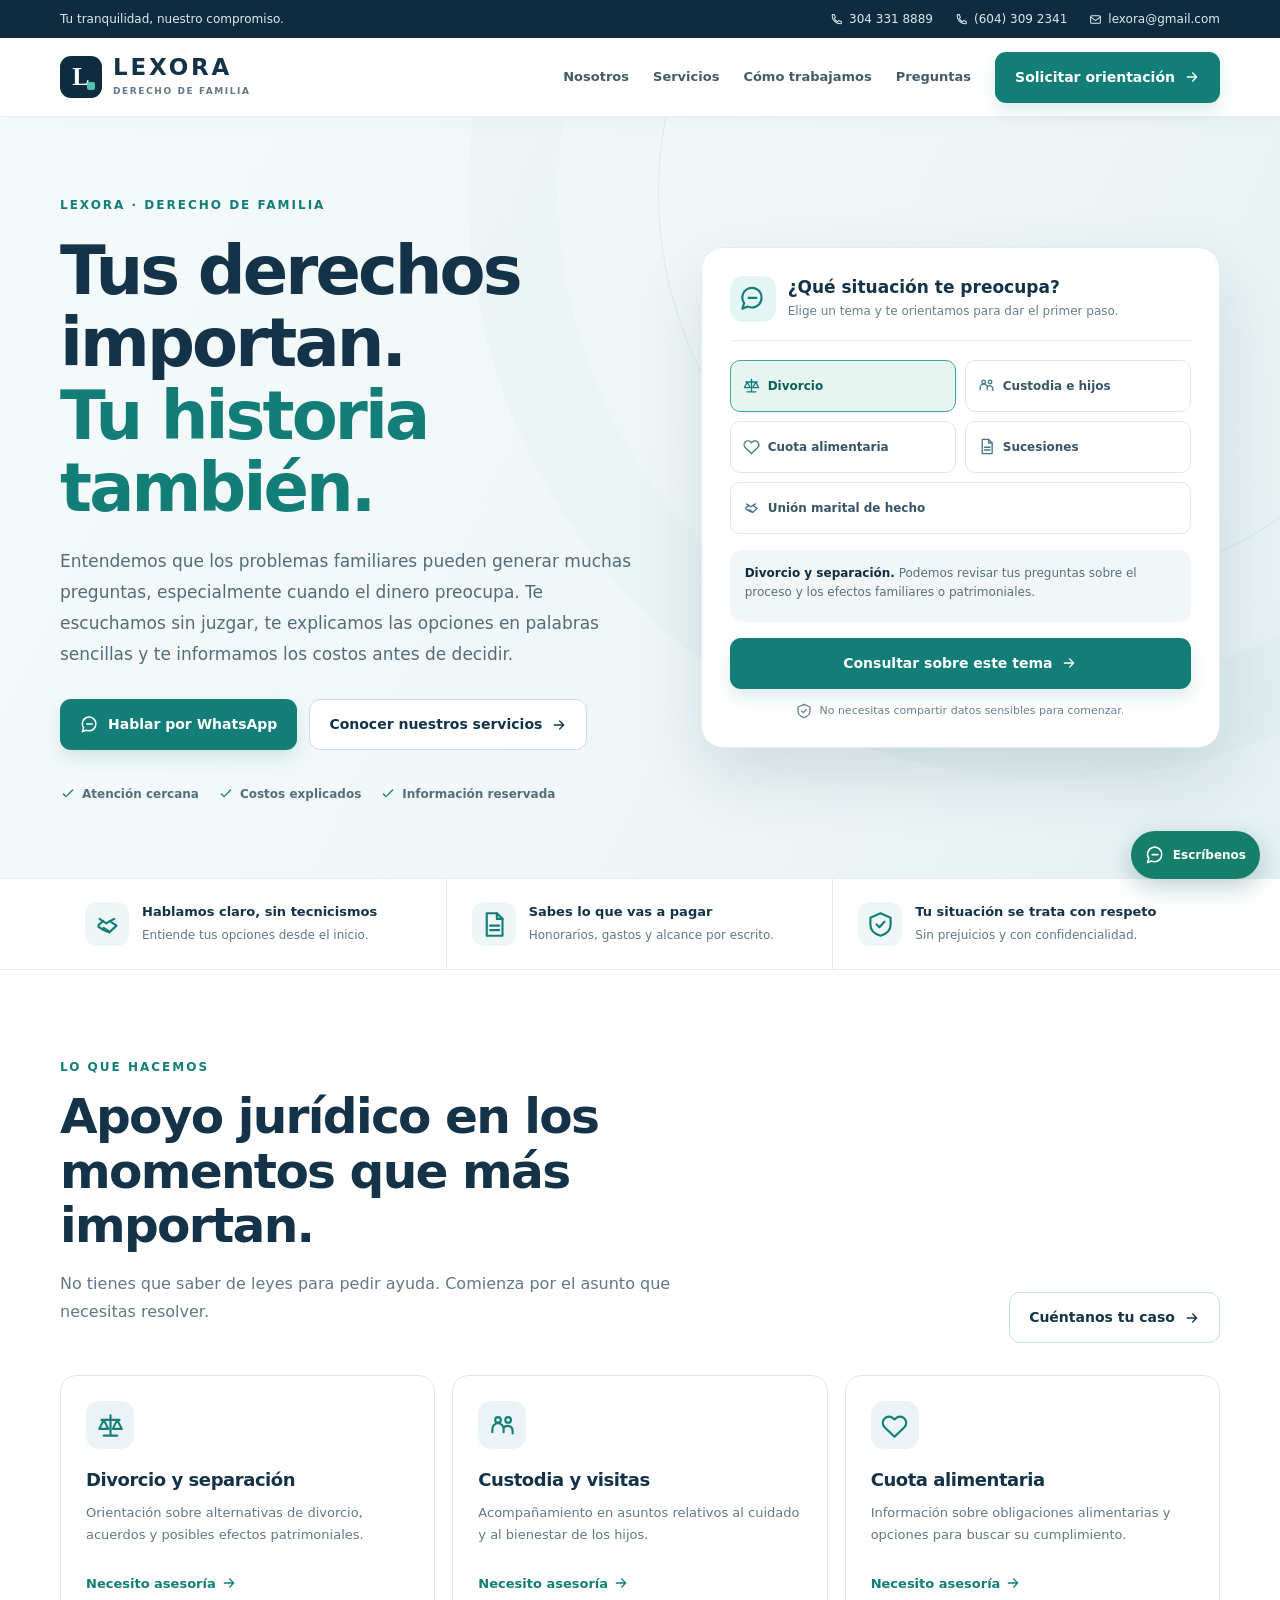
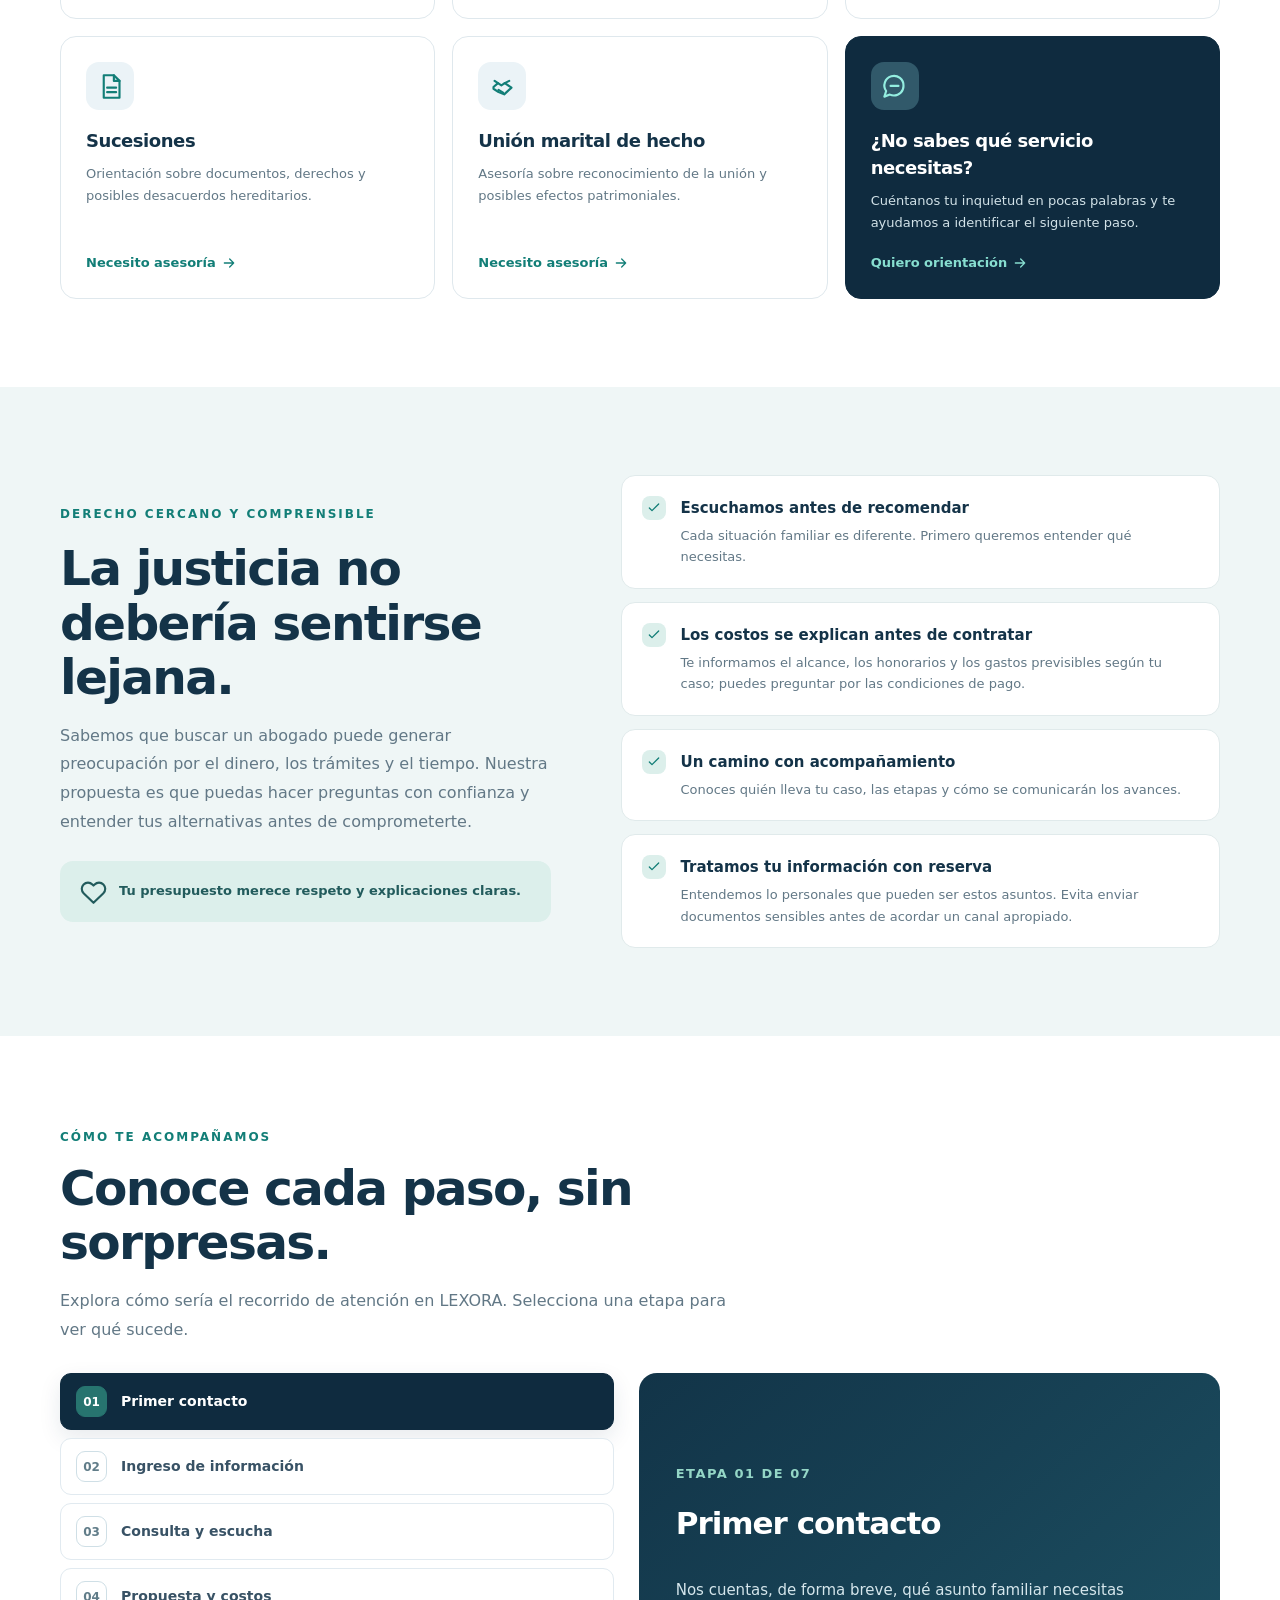
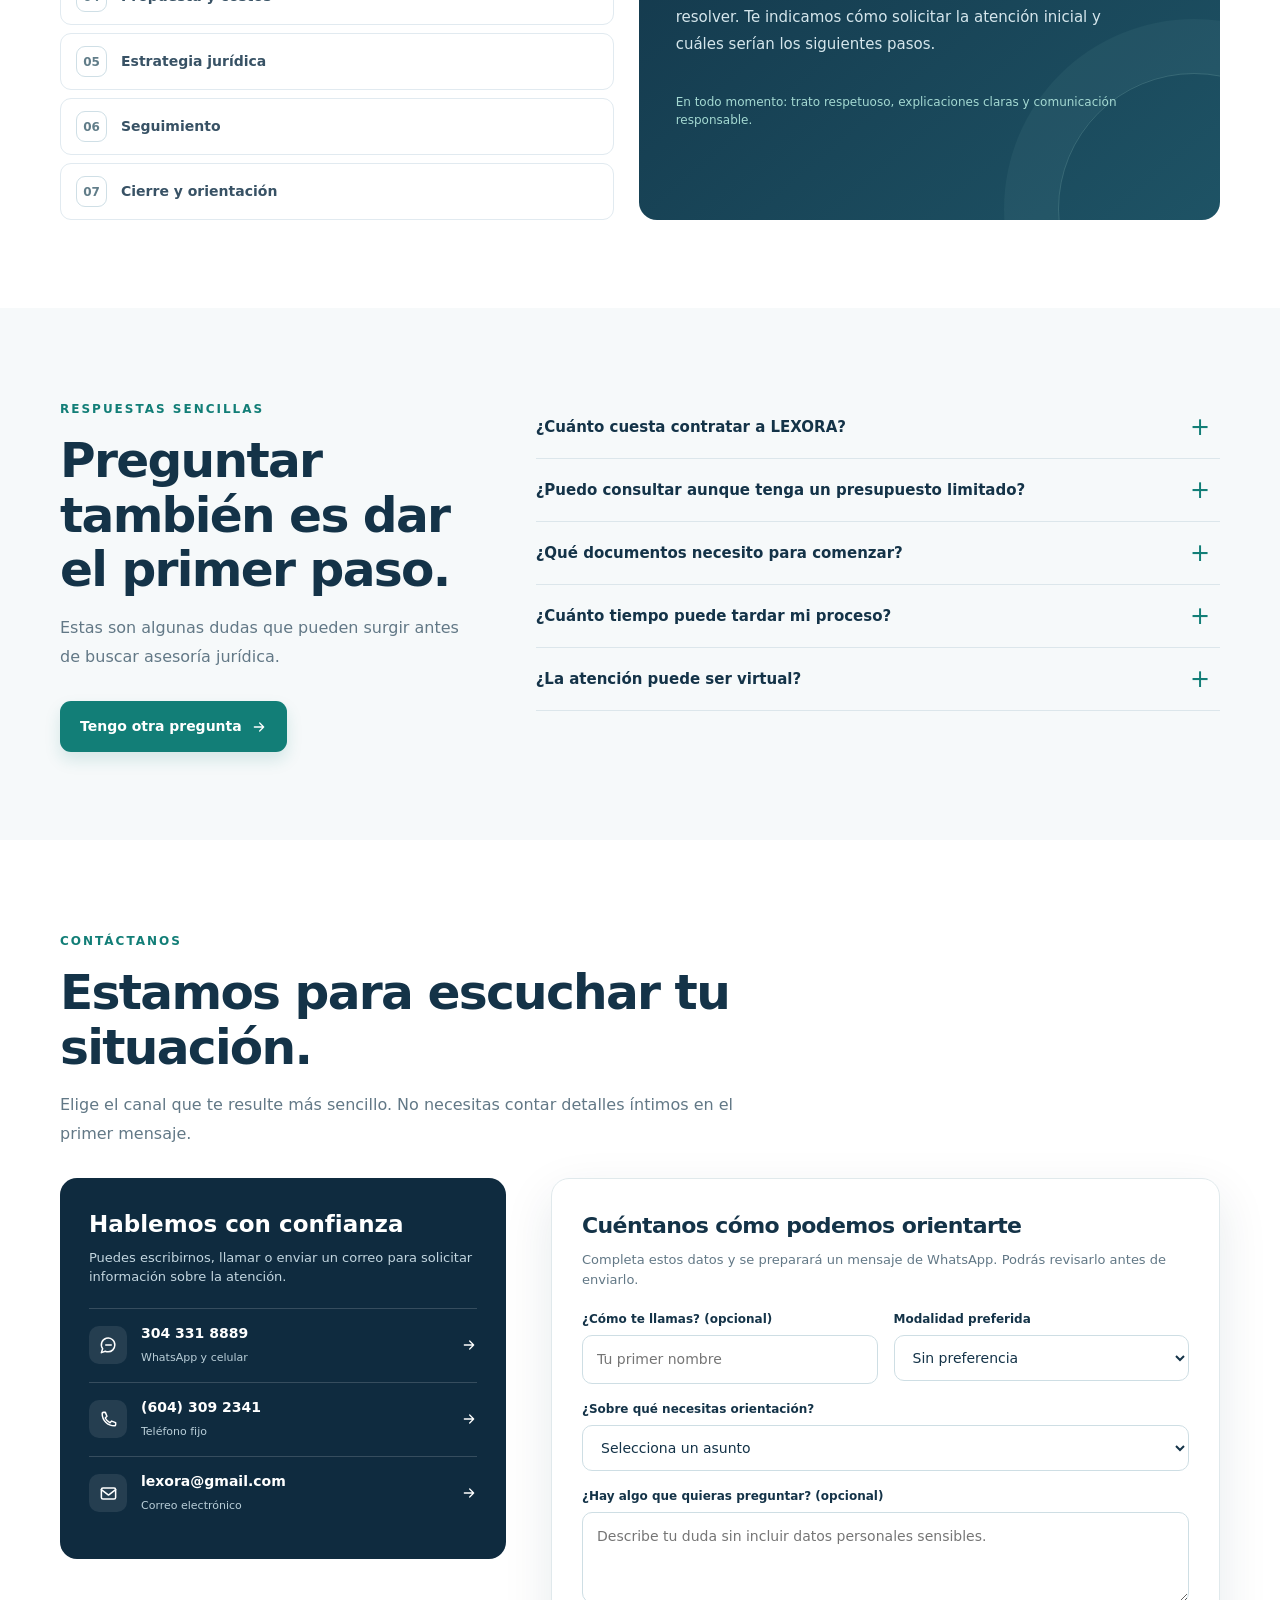
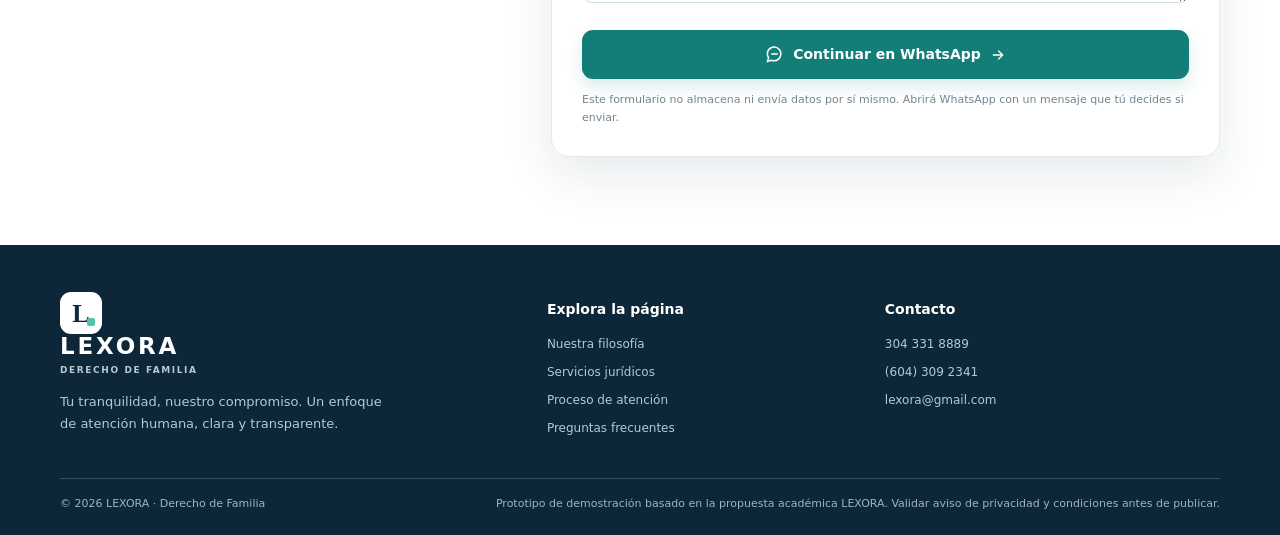
<file: index.html>
<!doctype html>
<html lang="es">
<head>
<meta charset="utf-8">
<meta name="viewport" content="width=device-width,initial-scale=1">
<meta name="theme-color" content="#12334b">
<meta name="description" content="LEXORA | Derecho de Familia. Asesoría jurídica humana, clara y transparente en divorcio, custodia, alimentos, sucesiones y unión marital de hecho.">
<title>LEXORA | Tu tranquilidad, nuestro compromiso</title>
<link rel="stylesheet" href="styles.css">
</head>
<body>
<svg aria-hidden="true" style="display:none" xmlns="http://www.w3.org/2000/svg"><symbol id="i-chat" viewBox="0 0 24 24"><path d="M20 11.5a8.5 8.5 0 0 1-8.5 8.5 9 9 0 0 1-3.6-.8L3 21l1.6-5A8.5 8.5 0 1 1 20 11.5Z"/><path d="M8.5 11.5h7"/></symbol><symbol id="i-arrow" viewBox="0 0 24 24"><path d="M5 12h14m-6-6 6 6-6 6"/></symbol><symbol id="i-phone" viewBox="0 0 24 24"><path d="M8 3H5.5C4.7 3 4 3.7 4 4.5c0 8.6 6.9 15.5 15.5 15.5.8 0 1.5-.7 1.5-1.5V16l-5-2-2.1 2.1a13 13 0 0 1-6-6L10 8Z"/></symbol><symbol id="i-mail" viewBox="0 0 24 24"><rect x="3" y="5" width="18" height="14" rx="2"/><path d="m3 7 9 7 9-7"/></symbol><symbol id="i-check" viewBox="0 0 24 24"><path d="m5 12 4 4L19 6"/></symbol><symbol id="i-shield" viewBox="0 0 24 24"><path d="m12 2 9 4v6c0 5-4 8.5-9 10-5-1.5-9-5-9-10V6Z"/><path d="m8.5 12 2.5 2.5 4.5-5"/></symbol><symbol id="i-hand" viewBox="0 0 24 24"><path d="M4 12.5 8 9l3 2 3-2 6 4-6.5 6-5-2L4 14Z"/><path d="M8 9 5 7m9 2 4-2M8.5 15l4 2.5"/></symbol><symbol id="i-heart" viewBox="0 0 24 24"><path d="M20.8 5.7a5.5 5.5 0 0 0-7.8 0l-1 1-1-1a5.5 5.5 0 0 0-7.8 7.8L12 22l8.8-8.5a5.5 5.5 0 0 0 0-7.8Z"/></symbol><symbol id="i-family" viewBox="0 0 24 24"><circle cx="8" cy="7" r="2.5"/><circle cx="17" cy="7" r="2.5"/><path d="M3 18v-3a5 5 0 0 1 10 0v3M13 14a4.5 4.5 0 0 1 8 2.5V19"/></symbol><symbol id="i-scale" viewBox="0 0 24 24"><path d="M12 3v18m-6 0h12M4 7h16M6 7l-4 8h8L6 7Zm12 0-4 8h8l-4-8Z"/></symbol><symbol id="i-doc" viewBox="0 0 24 24"><path d="M6 2h9l5 5v15H6Z"/><path d="M15 2v5h5M9 13h8M9 17h8"/></symbol><symbol id="i-spark" viewBox="0 0 24 24"><path d="m12 2 2.5 7.5L22 12l-7.5 2.5L12 22l-2.5-7.5L2 12l7.5-2.5Z"/></symbol><symbol id="i-clock" viewBox="0 0 24 24"><circle cx="12" cy="12" r="9"/><path d="M12 7v5l4 2"/></symbol><symbol id="i-menu" viewBox="0 0 24 24"><path d="M4 7h16M4 12h16M4 17h16"/></symbol></svg>
<div class="topbar"><div class="container"><span>Tu tranquilidad, nuestro compromiso.</span><div class="mini"><a href="tel:+573043318889"><svg class="ic"><use href="#i-phone"/></svg> 304 331 8889</a><a href="tel:+576043092341"><svg class="ic"><use href="#i-phone"/></svg> (604) 309 2341</a><a class="emailtop" href="mailto:lexora@gmail.com"><svg class="ic"><use href="#i-mail"/></svg> lexora@gmail.com</a></div></div></div>
<header class="header"><div class="container"><a href="#inicio" class="brand" aria-label="LEXORA, ir al inicio"><span class="brand-mark">L</span><span><b>LEXORA</b><small>Derecho de familia</small></span></a><nav id="navlinks" class="navlinks" aria-label="Navegación principal"><a href="#nosotros">Nosotros</a><a href="#servicios">Servicios</a><a href="#proceso">Cómo trabajamos</a><a href="#preguntas">Preguntas</a><a href="#contacto" class="btn btn-primary">Solicitar orientación <svg class="ic sm"><use href="#i-arrow"/></svg></a></nav><button id="menu-button" class="menu-button" aria-label="Abrir menú" aria-expanded="false" aria-controls="navlinks"><svg class="ic big"><use href="#i-menu"/></svg></button></div></header>
<main>
<section id="inicio" class="hero"><div class="container hero-grid"><div><span class="eyebrow">LEXORA · DERECHO DE FAMILIA</span><h1>Tus derechos importan.<br><span>Tu historia también.</span></h1><p class="hero-lead">Entendemos que los problemas familiares pueden generar muchas preguntas, especialmente cuando el dinero preocupa. Te escuchamos sin juzgar, te explicamos las opciones en palabras sencillas y te informamos los costos antes de decidir.</p><div class="hero-actions"><a class="btn btn-primary" href="https://wa.me/573043318889?text=Hola%2C%20LEXORA.%20Quisiera%20solicitar%20orientaci%C3%B3n%20sobre%20un%20asunto%20de%20familia." target="_blank" rel="noopener"><svg class="ic"><use href="#i-chat"/></svg> Hablar por WhatsApp</a><a href="#servicios" class="btn btn-secondary">Conocer nuestros servicios <svg class="ic sm"><use href="#i-arrow"/></svg></a></div><div class="hero-trust"><span><svg class="ic"><use href="#i-check"/></svg> Atención cercana</span><span><svg class="ic"><use href="#i-check"/></svg> Costos explicados</span><span><svg class="ic"><use href="#i-check"/></svg> Información reservada</span></div></div><div class="hero-card"><div class="card-top"><div class="circle"><svg class="ic big"><use href="#i-chat"/></svg></div><div><strong>¿Qué situación te preocupa?</strong><small>Elige un tema y te orientamos para dar el primer paso.</small></div></div><div class="issue-list" role="group" aria-label="Elige el asunto de tu consulta"><button class="issue" data-issue="divorcio" aria-pressed="true"><svg class="ic"><use href="#i-scale"/></svg> Divorcio</button><button class="issue" data-issue="custodia" aria-pressed="false"><svg class="ic"><use href="#i-family"/></svg> Custodia e hijos</button><button class="issue" data-issue="alimentos" aria-pressed="false"><svg class="ic"><use href="#i-heart"/></svg> Cuota alimentaria</button><button class="issue" data-issue="sucesion" aria-pressed="false"><svg class="ic"><use href="#i-doc"/></svg> Sucesiones</button><button class="issue" data-issue="union" aria-pressed="false"><svg class="ic"><use href="#i-hand"/></svg> Unión marital de hecho</button></div><div id="issue-note" class="issue-note" aria-live="polite"><b>Divorcio y separación.</b> Podemos revisar tus preguntas sobre el proceso y los efectos familiares o patrimoniales.</div><a id="issue-cta" class="btn btn-primary" target="_blank" rel="noopener" href="https://wa.me/573043318889?text=Hola%2C%20LEXORA.%20Necesito%20orientaci%C3%B3n%20sobre%20divorcio%20y%20separaci%C3%B3n.">Consultar sobre este tema <svg class="ic sm"><use href="#i-arrow"/></svg></a><div class="hero-foot"><svg class="ic sm"><use href="#i-shield"/></svg> No necesitas compartir datos sensibles para comenzar.</div></div></div></section>
<div class="reassurance"><div class="container reassurance-grid"><div class="reassure"><div class="circle"><svg class="ic big"><use href="#i-hand"/></svg></div><div><strong>Hablamos claro, sin tecnicismos</strong><span>Entiende tus opciones desde el inicio.</span></div></div><div class="reassure"><div class="circle"><svg class="ic big"><use href="#i-doc"/></svg></div><div><strong>Sabes lo que vas a pagar</strong><span>Honorarios, gastos y alcance por escrito.</span></div></div><div class="reassure"><div class="circle"><svg class="ic big"><use href="#i-shield"/></svg></div><div><strong>Tu situación se trata con respeto</strong><span>Sin prejuicios y con confidencialidad.</span></div></div></div></div>
<section class="section services" id="servicios"><div class="container"><div class="services-head"><div class="sect-head"><div class="eyebrow">LO QUE HACEMOS</div><h2>Apoyo jurídico en los momentos que más importan.</h2><p class="lead">No tienes que saber de leyes para pedir ayuda. Comienza por el asunto que necesitas resolver.</p></div><a href="#contacto" class="btn btn-secondary">Cuéntanos tu caso <svg class="ic sm"><use href="#i-arrow"/></svg></a></div><div class="services-grid"><article class="service-card"><div class="service-icon"><svg class="ic big"><use href="#i-scale"/></svg></div><h3>Divorcio y separación</h3><p>Orientación sobre alternativas de divorcio, acuerdos y posibles efectos patrimoniales.</p><a data-service="divorcio" href="#contacto">Necesito asesoría <svg class="ic sm"><use href="#i-arrow"/></svg></a></article><article class="service-card"><div class="service-icon"><svg class="ic big"><use href="#i-family"/></svg></div><h3>Custodia y visitas</h3><p>Acompañamiento en asuntos relativos al cuidado y al bienestar de los hijos.</p><a data-service="custodia" href="#contacto">Necesito asesoría <svg class="ic sm"><use href="#i-arrow"/></svg></a></article><article class="service-card"><div class="service-icon"><svg class="ic big"><use href="#i-heart"/></svg></div><h3>Cuota alimentaria</h3><p>Información sobre obligaciones alimentarias y opciones para buscar su cumplimiento.</p><a data-service="alimentos" href="#contacto">Necesito asesoría <svg class="ic sm"><use href="#i-arrow"/></svg></a></article><article class="service-card"><div class="service-icon"><svg class="ic big"><use href="#i-doc"/></svg></div><h3>Sucesiones</h3><p>Orientación sobre documentos, derechos y posibles desacuerdos hereditarios.</p><a data-service="sucesion" href="#contacto">Necesito asesoría <svg class="ic sm"><use href="#i-arrow"/></svg></a></article><article class="service-card"><div class="service-icon"><svg class="ic big"><use href="#i-hand"/></svg></div><h3>Unión marital de hecho</h3><p>Asesoría sobre reconocimiento de la unión y posibles efectos patrimoniales.</p><a data-service="union" href="#contacto">Necesito asesoría <svg class="ic sm"><use href="#i-arrow"/></svg></a></article><article class="service-card accent"><div class="service-icon" style="background:#31596a;color:#94eee0"><svg class="ic big"><use href="#i-chat"/></svg></div><h3>¿No sabes qué servicio necesitas?</h3><p>Cuéntanos tu inquietud en pocas palabras y te ayudamos a identificar el siguiente paso.</p><a data-service="otro" href="#contacto">Quiero orientación <svg class="ic sm"><use href="#i-arrow"/></svg></a></article></div></div></section>
<section id="nosotros" class="section value"><div class="container value-grid"><div><span class="eyebrow">DERECHO CERCANO Y COMPRENSIBLE</span><h2>La justicia no debería sentirse lejana.</h2><p class="lead">Sabemos que buscar un abogado puede generar preocupación por el dinero, los trámites y el tiempo. Nuestra propuesta es que puedas hacer preguntas con confianza y entender tus alternativas antes de comprometerte.</p><div class="mini-banner"><svg class="ic big"><use href="#i-heart"/></svg> Tu presupuesto merece respeto y explicaciones claras.</div></div><div class="value-list"><div class="value-item"><span class="tick"><svg class="ic sm"><use href="#i-check"/></svg></span><div><strong>Escuchamos antes de recomendar</strong><p>Cada situación familiar es diferente. Primero queremos entender qué necesitas.</p></div></div><div class="value-item"><span class="tick"><svg class="ic sm"><use href="#i-check"/></svg></span><div><strong>Los costos se explican antes de contratar</strong><p>Te informamos el alcance, los honorarios y los gastos previsibles según tu caso; puedes preguntar por las condiciones de pago.</p></div></div><div class="value-item"><span class="tick"><svg class="ic sm"><use href="#i-check"/></svg></span><div><strong>Un camino con acompañamiento</strong><p>Conoces quién lleva tu caso, las etapas y cómo se comunicarán los avances.</p></div></div><div class="value-item"><span class="tick"><svg class="ic sm"><use href="#i-check"/></svg></span><div><strong>Tratamos tu información con reserva</strong><p>Entendemos lo personales que pueden ser estos asuntos. Evita enviar documentos sensibles antes de acordar un canal apropiado.</p></div></div></div></div></section>
<section id="proceso" class="section steps"><div class="container"><div class="sect-head"><span class="eyebrow">CÓMO TE ACOMPAÑAMOS</span><h2>Conoce cada paso, sin sorpresas.</h2><p class="lead">Explora cómo sería el recorrido de atención en LEXORA. Selecciona una etapa para ver qué sucede.</p></div><div class="steps-wrap"><div class="steps-list" role="tablist" aria-label="Etapas del proceso"><button class="step-button" role="tab" id="tab-0" aria-controls="panel-step" aria-selected="true" data-step="0"><b>01</b> Primer contacto</button><button class="step-button" role="tab" id="tab-1" aria-controls="panel-step" aria-selected="false" data-step="1"><b>02</b> Ingreso de información</button><button class="step-button" role="tab" id="tab-2" aria-controls="panel-step" aria-selected="false" data-step="2"><b>03</b> Consulta y escucha</button><button class="step-button" role="tab" id="tab-3" aria-controls="panel-step" aria-selected="false" data-step="3"><b>04</b> Propuesta y costos</button><button class="step-button" role="tab" id="tab-4" aria-controls="panel-step" aria-selected="false" data-step="4"><b>05</b> Estrategia jurídica</button><button class="step-button" role="tab" id="tab-5" aria-controls="panel-step" aria-selected="false" data-step="5"><b>06</b> Seguimiento</button><button class="step-button" role="tab" id="tab-6" aria-controls="panel-step" aria-selected="false" data-step="6"><b>07</b> Cierre y orientación</button></div><div class="step-panel" id="panel-step" role="tabpanel" aria-labelledby="tab-0" aria-live="polite"><span id="step-number" class="number">ETAPA 01 DE 07</span><h3 id="step-heading">Primer contacto</h3><p id="step-description">Nos cuentas, de forma breve, qué asunto familiar necesitas resolver. Te indicamos cómo solicitar la atención inicial y cuáles serían los siguientes pasos.</p><small>En todo momento: trato respetuoso, explicaciones claras y comunicación responsable.</small></div></div></div></section>
<section id="preguntas" class="section faq"><div class="container faq-layout"><div><span class="eyebrow">RESPUESTAS SENCILLAS</span><h2>Preguntar también es dar el primer paso.</h2><p class="lead">Estas son algunas dudas que pueden surgir antes de buscar asesoría jurídica.</p><a href="#contacto" class="btn btn-primary" style="margin-top:14px">Tengo otra pregunta <svg class="ic sm"><use href="#i-arrow"/></svg></a></div><div><details class="faq-item"><summary>¿Cuánto cuesta contratar a LEXORA?</summary><p>Depende del tipo de asunto y del alcance del servicio. Primero se revisa la necesidad; luego se explica qué incluye la propuesta, los honorarios, los gastos previsibles y las condiciones de pago, antes de contratar. No se anuncian tarifas fijas ni asesoría gratuita en este prototipo.</p></details><details class="faq-item"><summary>¿Puedo consultar aunque tenga un presupuesto limitado?</summary><p>Sí puedes contactarnos para explicar tu necesidad y preguntar por las condiciones económicas. La posibilidad de contratar y los costos concretos se determinan después de revisar el caso; no se prometen descuentos o subsidios no establecidos.</p></details><details class="faq-item"><summary>¿Qué documentos necesito para comenzar?</summary><p>Al principio basta con explicar de forma general qué necesitas. Los documentos específicos se identifican según el asunto y se solicitan por un canal apropiado, procurando proteger tu información.</p></details><details class="faq-item"><summary>¿Cuánto tiempo puede tardar mi proceso?</summary><p>Depende de las circunstancias, los trámites y otros factores externos. Explicamos las etapas y los factores que pueden influir, sin prometer fechas o resultados que no podamos garantizar.</p></details><details class="faq-item"><summary>¿La atención puede ser virtual?</summary><p>La propuesta de LEXORA contempla atención presencial y digital. La modalidad y la disponibilidad concretas se confirman directamente al solicitar la cita.</p></details></div></div></section>
<section id="contacto" class="section contact"><div class="container"><div class="sect-head" style="margin-bottom:29px"><span class="eyebrow">CONTÁCTANOS</span><h2>Estamos para escuchar tu situación.</h2><p class="lead">Elige el canal que te resulte más sencillo. No necesitas contar detalles íntimos en el primer mensaje.</p></div><div class="contact-layout"><div class="contact-box"><h3>Hablemos con confianza</h3><p>Puedes escribirnos, llamar o enviar un correo para solicitar información sobre la atención.</p><a class="contact-link" href="https://wa.me/573043318889?text=Hola%2C%20LEXORA.%20Quisiera%20solicitar%20orientaci%C3%B3n%20en%20Derecho%20de%20Familia." target="_blank" rel="noopener"><span class="ico"><svg class="ic"><use href="#i-chat"/></svg></span><span><strong>304 331 8889</strong><small>WhatsApp y celular</small></span><svg class="ic sm" style="margin-left:auto"><use href="#i-arrow"/></svg></a><a class="contact-link" href="tel:+576043092341"><span class="ico"><svg class="ic"><use href="#i-phone"/></svg></span><span><strong>(604) 309 2341</strong><small>Teléfono fijo</small></span><svg class="ic sm" style="margin-left:auto"><use href="#i-arrow"/></svg></a><a class="contact-link" href="mailto:lexora@gmail.com"><span class="ico"><svg class="ic"><use href="#i-mail"/></svg></span><span><strong>lexora@gmail.com</strong><small>Correo electrónico</small></span><svg class="ic sm" style="margin-left:auto"><use href="#i-arrow"/></svg></a></div><form id="contact-form" class="form-card"><h3>Cuéntanos cómo podemos orientarte</h3><p>Completa estos datos y se preparará un mensaje de WhatsApp. Podrás revisarlo antes de enviarlo.</p><div class="form-grid"><div class="field"><label for="nombre">¿Cómo te llamas? (opcional)</label><input id="nombre" name="nombre" placeholder="Tu primer nombre" autocomplete="given-name" maxlength="60"></div><div class="field"><label for="modalidad">Modalidad preferida</label><select id="modalidad" name="modalidad"><option value="No tengo preferencia">Sin preferencia</option><option value="Virtual">Virtual</option><option value="Presencial">Presencial</option></select></div><div class="field full"><label for="asunto">¿Sobre qué necesitas orientación?</label><select id="asunto" name="asunto" required><option value="">Selecciona un asunto</option><option value="Divorcio y separación">Divorcio y separación</option><option value="Custodia y visitas">Custodia y visitas</option><option value="Cuota alimentaria">Cuota alimentaria</option><option value="Sucesiones">Sucesiones</option><option value="Unión marital de hecho">Unión marital de hecho</option><option value="Otro asunto de familia">Otro asunto de familia</option></select></div><div class="field full"><label for="consulta">¿Hay algo que quieras preguntar? (opcional)</label><textarea id="consulta" name="consulta" rows="3" maxlength="400" placeholder="Describe tu duda sin incluir datos personales sensibles."></textarea></div></div><button type="submit" class="btn btn-primary" style="margin-top:20px;border:0;width:100%"><svg class="ic"><use href="#i-chat"/></svg> Continuar en WhatsApp <svg class="ic sm"><use href="#i-arrow"/></svg></button><div id="form-feedback" aria-live="polite" class="disclaimer">Este formulario no almacena ni envía datos por sí mismo. Abrirá WhatsApp con un mensaje que tú decides si enviar.</div></form></div></div></section>
</main>
<footer class="footer"><div class="container"><div class="footer-grid"><div><a href="#inicio" class="brand" style="margin:0"><span class="brand-mark">L</span><span><b style="color:white">LEXORA</b><small>Derecho de familia</small></span></a><p>Tu tranquilidad, nuestro compromiso. Un enfoque de atención humana, clara y transparente.</p></div><div><h4>Explora la página</h4><a href="#nosotros">Nuestra filosofía</a><a href="#servicios">Servicios jurídicos</a><a href="#proceso">Proceso de atención</a><a href="#preguntas">Preguntas frecuentes</a></div><div><h4>Contacto</h4><a href="tel:+573043318889">304 331 8889</a><a href="tel:+576043092341">(604) 309 2341</a><a href="mailto:lexora@gmail.com">lexora@gmail.com</a></div></div><div class="footer-bottom"><span>© <span id="year">2026</span> LEXORA · Derecho de Familia</span><span>Prototipo de demostración basado en la propuesta académica LEXORA. Validar aviso de privacidad y condiciones antes de publicar.</span></div></div></footer>
<a class="wa-float" target="_blank" rel="noopener" aria-label="Escribir a LEXORA por WhatsApp" href="https://wa.me/573043318889?text=Hola%2C%20LEXORA.%20Quisiera%20solicitar%20orientaci%C3%B3n%20en%20Derecho%20de%20Familia."><svg class="ic"><use href="#i-chat"/></svg><span>Escríbenos</span></a>
<script src="app.js"></script>
</body>
</html>
</file>
<file: styles.css>
:root{--ink:#143348;--navy:#0f2b3f;--navy-2:#183f59;--teal:#127e77;--teal-dark:#116b66;--mint:#e4f5f1;--sky:#ebf3f7;--paper:#f8fafb;--line:#dfe8ed;--muted:#627886;--white:#fff;--shadow:0 18px 50px rgba(14,49,70,.10);--radius:17px;--max:1160px}
*{box-sizing:border-box}html{scroll-behavior:smooth;scroll-padding-top:88px}body{margin:0;font-family:Inter,ui-sans-serif,system-ui,-apple-system,"Segoe UI",Arial,sans-serif;color:var(--ink);background:#fff;line-height:1.5}a{color:inherit;text-decoration:none}button,input,select,textarea{font:inherit}button{cursor:pointer}svg{flex-shrink:0}.container{width:min(calc(100% - 48px),var(--max));margin-inline:auto}.eyebrow{font-size:12px;letter-spacing:2px;font-weight:800;text-transform:uppercase;color:var(--teal)}.section{padding:88px 0}.sect-head{max-width:690px}.sect-head h2,.section h2{font-size:clamp(31px,3.8vw,49px);line-height:1.12;letter-spacing:-1.7px;margin:13px 0 17px;font-weight:800}.lead{font-size:16px;line-height:1.8;color:var(--muted)}.focus:focus-visible,button:focus-visible,a:focus-visible,input:focus-visible,textarea:focus-visible,select:focus-visible,summary:focus-visible{outline:3px solid #74b9ad;outline-offset:3px}.btn{display:inline-flex;justify-content:center;align-items:center;gap:9px;border-radius:11px;padding:14px 19px;font-weight:750;font-size:14px;transition:.2s;white-space:nowrap;border:1px solid transparent}.btn-primary{background:var(--teal);color:#fff;box-shadow:0 8px 16px rgba(18,126,119,.15)}.btn-primary:hover{background:var(--teal-dark);transform:translateY(-2px)}.btn-secondary{background:#fff;color:var(--ink);border-color:#cddce3}.btn-secondary:hover{background:#f0f6f8}.btn-light{background:#fff;color:var(--navy)}.ic{width:19px;height:19px;stroke:currentColor;fill:none;stroke-width:1.9;stroke-linecap:round;stroke-linejoin:round}.ic.sm{width:16px;height:16px}.ic.big{width:27px;height:27px}.topbar{background:var(--navy);color:#dceaf0;font-size:12px}.topbar .container{min-height:38px;display:flex;align-items:center;justify-content:space-between;gap:12px}.topbar .mini{display:flex;gap:22px;align-items:center}.topbar a:hover{text-decoration:underline}.topbar .mini a{display:inline-flex;gap:6px;align-items:center}.topbar .ic{width:13px;height:13px}.header{background:#fff;position:sticky;top:0;z-index:30;border-bottom:1px solid #e8eff1;box-shadow:0 4px 20px #142f4408}.header .container{height:78px;display:flex;align-items:center;justify-content:space-between;gap:20px}.brand{display:flex;align-items:center;gap:11px;min-width:max-content}.brand-mark{width:42px;height:42px;background:var(--navy);color:#fff;display:grid;place-items:center;border-radius:11px;font-size:26px;font-family:Georgia,serif;font-weight:bold;position:relative}.brand-mark:after{content:"";background:#51c3aa;width:8px;height:8px;border-radius:2px;position:absolute;bottom:8px;right:7px}.brand b{font-size:23px;letter-spacing:2.8px;font-weight:850;display:block;line-height:1.1}.brand small{font-size:9px;text-transform:uppercase;letter-spacing:1.6px;color:#637886;font-weight:750;display:block;margin-top:5px}.navlinks{display:flex;align-items:center;gap:24px}.navlinks>a:not(.btn){font-size:13px;font-weight:650;color:#435b6a;transition:.2s}.navlinks>a:not(.btn):hover{color:var(--teal)}.menu-button{display:none;background:#eff5f7;border:0;border-radius:10px;padding:9px;color:var(--navy)}.hero{background:linear-gradient(115deg,#f5fafb 0%,#f1f7f8 53%,#e4f0f2 100%);position:relative;overflow:hidden}.hero:before{content:"";position:absolute;right:-170px;top:-320px;width:790px;height:790px;border:1px solid rgba(18,126,119,.1);border-radius:50%;box-shadow:0 0 0 100px rgba(255,255,255,.18),0 0 0 190px rgba(18,126,119,.025)}.hero-grid{position:relative;display:grid;grid-template-columns:1.06fr .94fr;gap:55px;align-items:center;min-height:620px;padding-block:75px}.hero h1{font-size:clamp(40px,5.5vw,67px);line-height:1.08;letter-spacing:-2.9px;margin:19px 0 22px;font-weight:850;max-width:700px}.hero h1 span{color:var(--teal)}.hero .hero-lead{color:#506d7b;font-size:17px;line-height:1.82;max-width:575px;margin:0}.hero-actions{display:flex;gap:12px;flex-wrap:wrap;margin-top:29px}.hero-trust{display:flex;gap:19px;flex-wrap:wrap;margin-top:35px;font-size:12px;font-weight:700;color:#526f7b}.hero-trust span{display:inline-flex;align-items:center;gap:6px}.hero-trust .ic{color:var(--teal);width:16px;height:16px}.hero-card{position:relative;background:#fff;border:1px solid #e0edef;border-radius:22px;padding:28px;box-shadow:0 27px 66px rgba(26,70,82,.14)}.hero-card:before{content:"";position:absolute;width:78px;height:78px;border-radius:18px;background:#cfe8e6;transform:rotate(17deg);right:-22px;top:-29px;z-index:-1}.card-top{display:flex;align-items:center;gap:12px;border-bottom:1px solid #e7eff1;padding-bottom:18px;margin-bottom:19px}.card-top .circle{background:#e4f6f3;color:var(--teal);height:46px;width:46px;border-radius:13px;display:grid;place-items:center}.card-top strong{font-size:17px;display:block;line-height:1.3}.card-top small{font-size:12px;color:#69808a}.issue-list{display:grid;grid-template-columns:1fr 1fr;gap:9px}.issue{border:1px solid #dce7eb;background:#fff;border-radius:10px;text-align:left;padding:12px;font-size:12px;font-weight:700;color:#385467;display:flex;align-items:center;gap:8px;min-height:52px;transition:.2s}.issue .ic{color:#477887;width:17px;height:17px}.issue:hover,.issue[aria-pressed="true"]{background:#e7f5f1;border-color:#42a69b;color:#0a5f58}.issue[aria-pressed="true"] .ic{color:var(--teal)}.issue:last-child{grid-column:1/-1}.issue-note{background:#f1f7f8;border-radius:12px;padding:14px 15px;margin:16px 0;font-size:12px;color:#56717e;line-height:1.6;min-height:72px}.issue-note b{color:var(--navy)}.hero-card .btn{width:100%}.hero-foot{display:flex;align-items:center;gap:7px;margin-top:14px;color:#68818a;font-size:11px;justify-content:center}.reassurance{border-top:1px solid #e5edef;border-bottom:1px solid #e5edef;background:#fff}.reassurance-grid{display:grid;grid-template-columns:repeat(3,1fr)}.reassure{padding:23px 25px;display:flex;align-items:center;gap:13px}.reassure:not(:last-child){border-right:1px solid #e2eaf0}.reassure .circle{width:44px;height:44px;display:grid;place-items:center;background:#eff7f6;border-radius:12px;color:var(--teal)}.reassure strong{font-size:13px;display:block}.reassure span{color:var(--muted);font-size:12px}.services{background:#fff}.services-head{display:flex;justify-content:space-between;align-items:end;gap:25px;margin-bottom:32px}.services-grid{display:grid;grid-template-columns:repeat(3,1fr);gap:17px}.service-card{border:1px solid var(--line);border-radius:16px;padding:25px;background:#fff;transition:.2s;position:relative;min-height:244px;display:flex;flex-direction:column}.service-card:hover{box-shadow:var(--shadow);transform:translateY(-3px);border-color:#b7dbd4}.service-icon{width:48px;height:48px;border-radius:13px;display:grid;place-items:center;background:var(--sky);color:var(--teal);margin-bottom:17px}.service-card h3{font-size:18px;margin:0 0 9px;letter-spacing:-.45px}.service-card p{color:var(--muted);font-size:13px;line-height:1.7;margin:0 0 19px}.service-card a{font-size:13px;color:var(--teal);font-weight:800;margin-top:auto;display:inline-flex;align-items:center;gap:5px}.service-card.accent{background:var(--navy);border-color:var(--navy);color:#fff}.service-card.accent p{color:#d2e2e8}.service-card.accent a{color:#87ded0}.value{background:#eff6f6}.value-grid{display:grid;grid-template-columns:.9fr 1.1fr;gap:70px;align-items:center}.value h2{margin-top:16px}.value .tick{background:#dcefeb;color:#0f7c75;border-radius:8px;width:24px;height:24px;display:grid;place-items:center;flex-shrink:0}.value-list{display:grid;gap:13px}.value-item{background:#fff;border-radius:14px;padding:20px;display:flex;gap:15px;border:1px solid #e0eaeb}.value-item strong{font-size:15px}.value-item p{font-size:13px;color:var(--muted);margin:5px 0 0;line-height:1.65}.value .mini-banner{margin-top:24px;display:flex;align-items:center;gap:12px;padding:17px 20px;background:#dcefeb;border-radius:13px;color:#225b5c;font-weight:750;font-size:13px}.steps{background:#fff}.steps-wrap{margin-top:29px;display:grid;grid-template-columns:1fr 1.05fr;gap:25px}.steps-list{display:grid;gap:8px}.step-button{display:flex;align-items:center;gap:14px;text-align:left;border:1px solid #e1eaf0;border-radius:11px;background:#fff;padding:12px 15px;font-size:14px;font-weight:700;color:#385265;transition:.2s}.step-button b{height:31px;width:31px;display:grid;place-items:center;border:1px solid #cfdfe6;color:#617d89;border-radius:9px;font-size:12px}.step-button[aria-selected="true"]{background:var(--navy);border-color:var(--navy);color:#fff;box-shadow:0 8px 22px #12334b1a}.step-button[aria-selected="true"] b{background:#27746f;color:#fff;border-color:#27746f}.step-panel{position:relative;background:linear-gradient(140deg,#123448,#1e5365);padding:37px;color:#fff;border-radius:18px;min-height:340px;display:flex;flex-direction:column;justify-content:center;overflow:hidden}.step-panel:after{content:"";height:270px;width:270px;border:1px solid #c0eee02c;border-radius:50%;position:absolute;right:-110px;bottom:-125px;box-shadow:0 0 0 54px #c0eee00c}.step-panel .number{font-size:13px;color:#94d6c6;letter-spacing:1.5px;font-weight:800}.step-panel h3{font-size:31px;margin:16px 0;letter-spacing:-1px}.step-panel p{font-size:15px;color:#d5e6ec;line-height:1.8;max-width:460px;position:relative;z-index:1}.step-panel small{color:#a4d9d2;margin-top:20px;display:block;font-size:12px;position:relative;z-index:1}.faq{background:#f6f9fa}.faq-layout{display:grid;grid-template-columns:.75fr 1.25fr;gap:65px}.faq-item{border-bottom:1px solid #dce6eb}.faq-item summary{padding:19px 10px 19px 0;font-size:15px;font-weight:750;cursor:pointer;display:flex;justify-content:space-between;gap:18px;align-items:center;list-style:none}.faq-item summary::-webkit-details-marker{display:none}.faq-item summary:after{content:"+";font-size:24px;line-height:1;color:var(--teal);font-weight:400}.faq-item[open] summary:after{content:"−"}.faq-item p{color:var(--muted);font-size:13px;line-height:1.8;padding:0 12px 19px 0;margin:0}.contact{background:#fff}.contact-layout{display:grid;grid-template-columns:.8fr 1.2fr;gap:45px;align-items:start}.contact-box{background:var(--navy);border-radius:17px;padding:29px;color:#fff}.contact-box h3{font-size:23px;margin:0 0 6px}.contact-box p{font-size:13px;color:#c3d6e0;margin:0 0 21px}.contact-link{display:flex;align-items:center;gap:14px;padding:14px 0;border-top:1px solid #ffffff29;transition:.2s}.contact-link:hover{color:#8fdfd2}.contact-link .ico{height:38px;width:38px;display:grid;place-items:center;border-radius:10px;background:#ffffff17}.contact-link strong{font-size:14px;display:block;word-break:break-word}.contact-link small{font-size:11px;color:#b9ced8}.form-card{border-radius:18px;border:1px solid #e0e9ec;box-shadow:var(--shadow);padding:30px}.form-card h3{font-size:22px;margin:0 0 8px;letter-spacing:-.6px}.form-card p{font-size:13px;color:var(--muted);margin:0 0 21px}.form-grid{display:grid;grid-template-columns:1fr 1fr;gap:16px}.field label{display:block;font-size:12px;font-weight:750;margin-bottom:7px}.field input,.field select,.field textarea{width:100%;padding:13px 14px;border:1px solid #cedee4;border-radius:10px;color:var(--ink);background:#fff;font-size:14px;outline:0}.field input:focus,.field select:focus,.field textarea:focus{border-color:var(--teal);box-shadow:0 0 0 3px #12877c1a}.field.full{grid-column:1/-1}.form-card .disclaimer{font-size:11px;color:#728590;margin-top:12px;line-height:1.6}.footer{background:#0d2738;color:#d8e4e9;padding:47px 0 22px}.footer-grid{display:grid;grid-template-columns:1.2fr .8fr .9fr;gap:40px}.footer .brand-mark{background:#fff;color:var(--navy)}.footer .brand small{color:#b4cbd2}.footer p{font-size:13px;color:#b1cbd3;line-height:1.7;max-width:340px}.footer h4{color:#fff;font-size:14px;margin:7px 0 15px}.footer a{display:block;font-size:12px;color:#b1cbd3;margin:10px 0}.footer a:hover{color:#fff}.footer-bottom{border-top:1px solid #345163;margin-top:30px;padding-top:17px;font-size:11px;color:#9db5bf;display:flex;justify-content:space-between;gap:12px;flex-wrap:wrap}.wa-float{position:fixed;right:20px;bottom:21px;z-index:39;background:#167f6b;color:white;border-radius:100px;padding:14px;box-shadow:0 8px 25px #0b584f44;display:flex;align-items:center;gap:8px;font-weight:800;font-size:12px;transition:transform .2s}.wa-float:hover{transform:translateY(-4px)}.wa-float .ic{width:20px;height:20px}
@media(max-width:1000px){.navlinks{gap:13px}.hero-grid{gap:25px}.hero h1{font-size:48px}.value-grid{gap:25px}.faq-layout{gap:30px}.contact-layout{gap:25px}}@media(max-width:780px){.container{width:min(calc(100% - 36px),var(--max))}.section{padding:64px 0}.topbar .mini{gap:11px}.topbar .emailtop{display:none}.navlinks{display:none;position:absolute;top:100%;left:0;right:0;background:white;flex-direction:column;padding:22px;align-items:stretch;box-shadow:0 18px 26px #142b4030}.navlinks.open{display:flex}.navlinks>a:not(.btn){padding:10px 4px}.menu-button{display:grid;place-items:center}.header .container{height:69px}.hero-grid{grid-template-columns:1fr;padding-block:56px;min-height:auto;gap:43px}.hero h1{font-size:clamp(40px,7vw,60px)}.hero-card{max-width:600px}.reassurance-grid{grid-template-columns:1fr}.reassure{padding:15px 5px}.reassure:not(:last-child){border-right:0;border-bottom:1px solid #e2eaf0}.services-grid{grid-template-columns:1fr 1fr}.value-grid,.steps-wrap,.faq-layout,.contact-layout{grid-template-columns:1fr}.faq-layout{gap:10px}.footer-grid{grid-template-columns:1fr 1fr}.footer-grid>div:first-child{grid-column:1/-1}}@media(max-width:510px){.hero h1{font-size:42px;letter-spacing:-1.8px}.hero .hero-lead{font-size:15px}.hero-actions{flex-direction:column}.hero-actions .btn{width:100%}.hero-trust{gap:10px 16px}.hero-card{padding:20px}.issue-list{gap:7px}.issue{font-size:11px;padding:10px}.services-grid{grid-template-columns:1fr}.services-head{display:block}.services-head>.btn{margin-top:15px}.sect-head h2,.section h2{font-size:34px}.step-panel{min-height:290px;padding:27px}.form-card{padding:22px}.form-grid{grid-template-columns:1fr}.field.full{grid-column:1}.footer-grid{grid-template-columns:1fr}.footer-grid>div:first-child{grid-column:auto}.topbar .container{justify-content:center}.topbar .container>span{display:none}.wa-float{right:12px;bottom:12px;padding:12px}.wa-float span{display:none}}
@media(prefers-reduced-motion:reduce){html{scroll-behavior:auto}*,*:before,*:after{transition:none!important;animation:none!important}}
</file>
